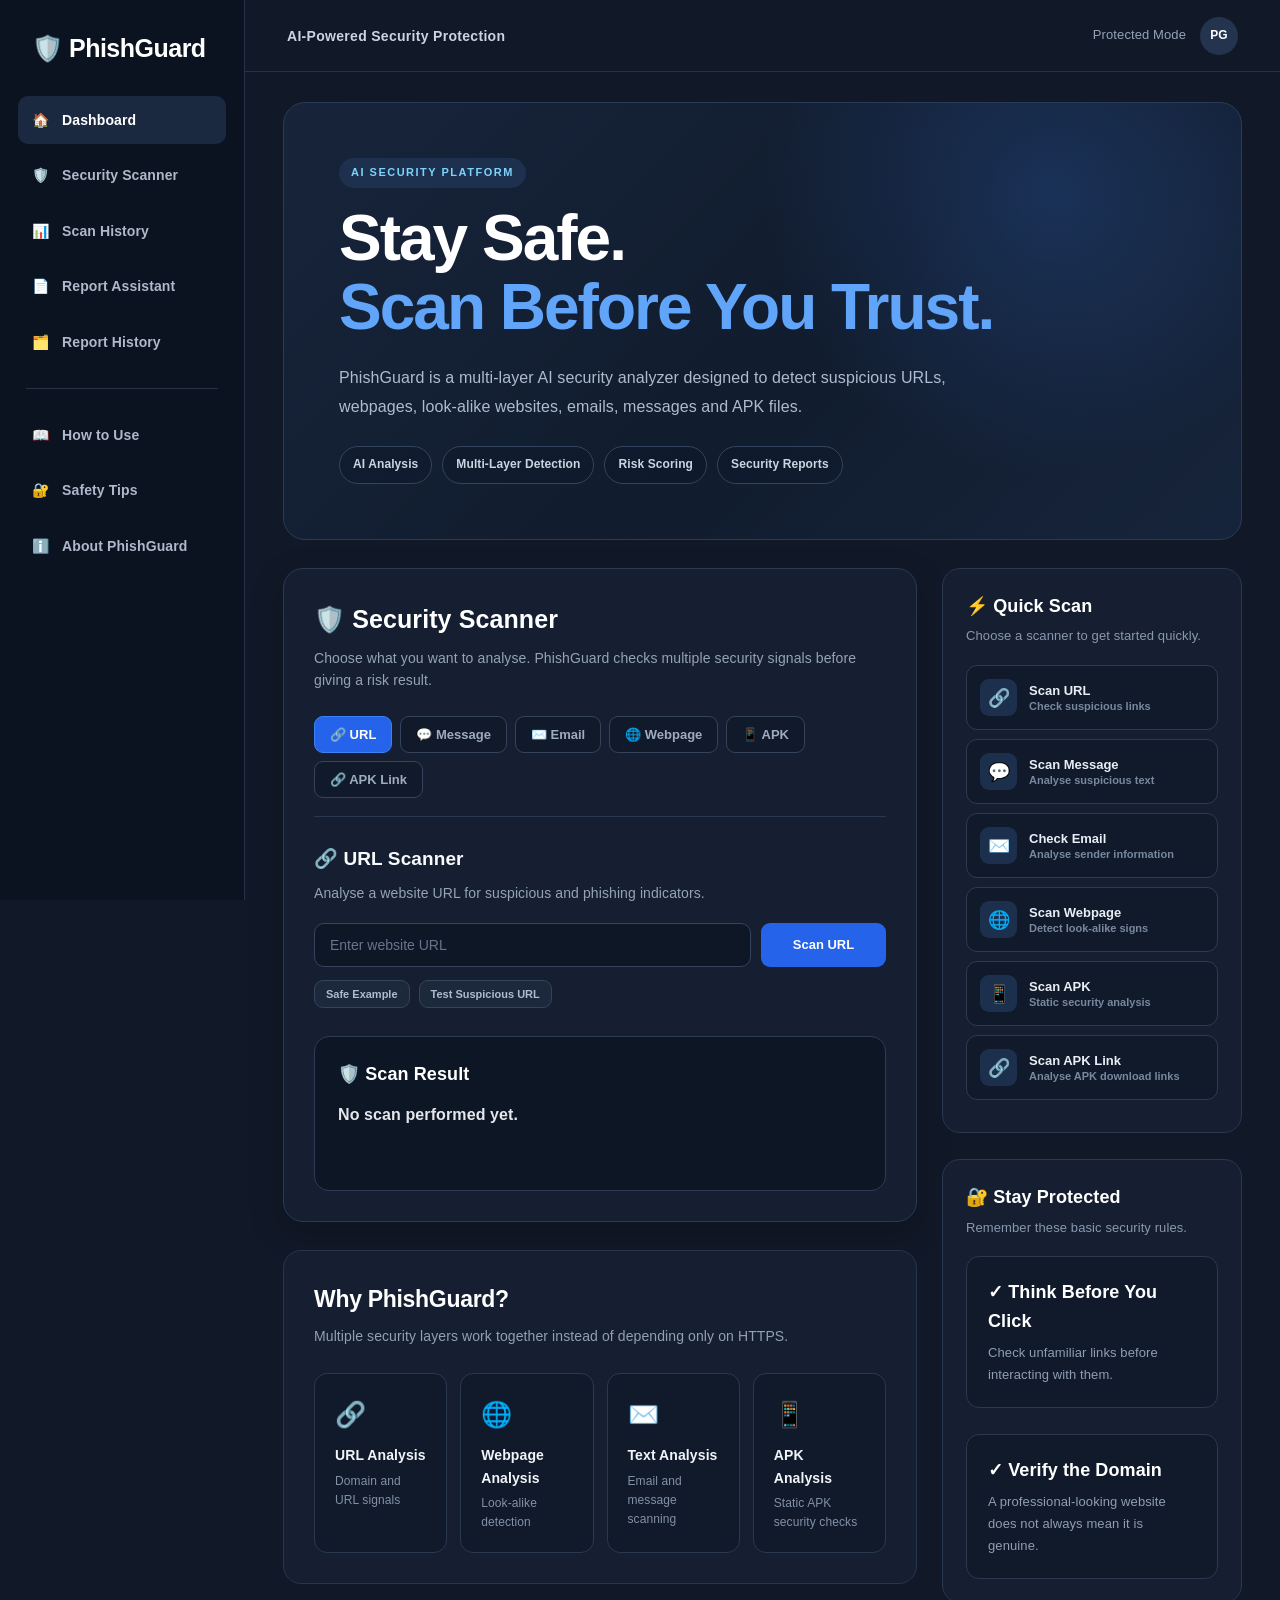
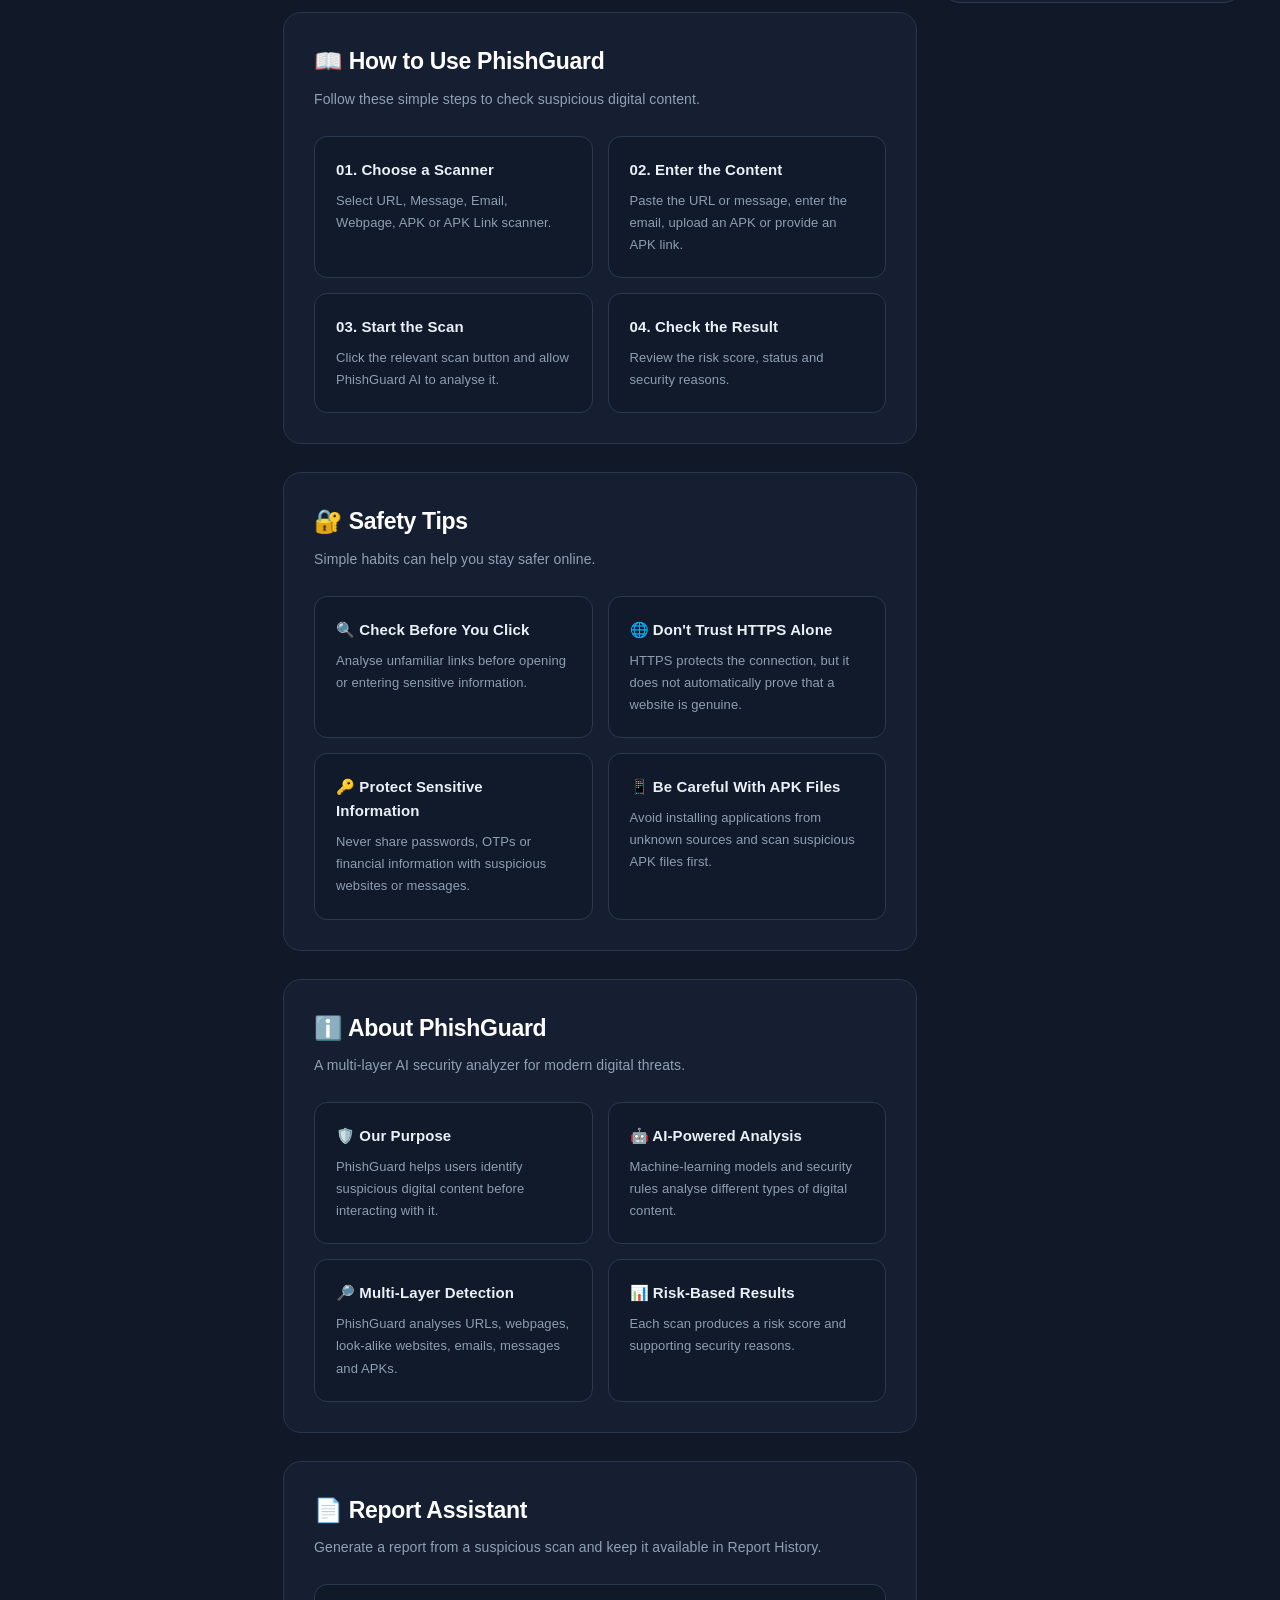
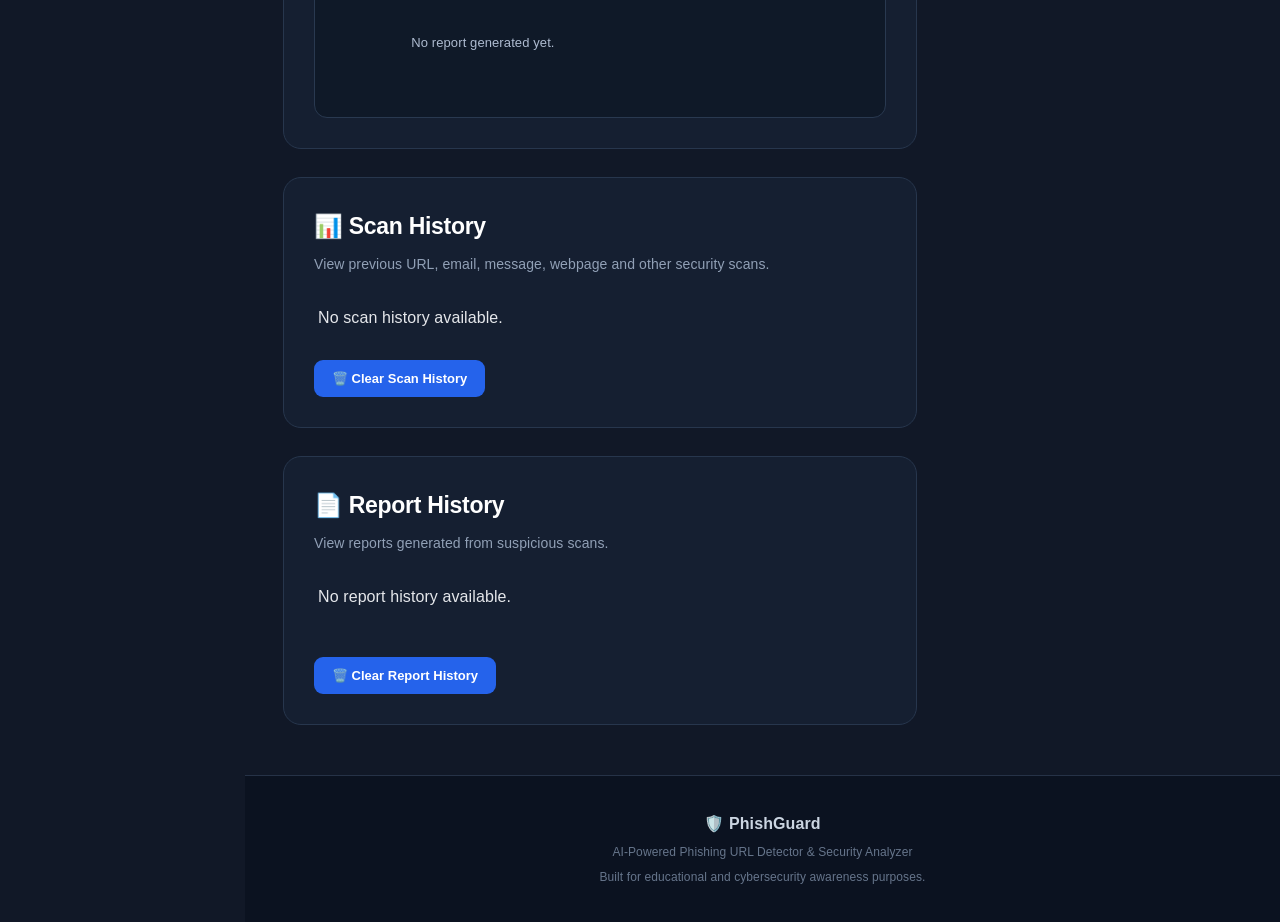
<file: index.html>
<!DOCTYPE html>
<html lang="en">
<head>
    <meta charset="UTF-8">
    <meta name="viewport" content="width=device-width, initial-scale=1.0">

    <title>PhishGuard | AI Security Analyzer</title>

    <link rel="stylesheet" href="style.css">
</head>

<body>

<!-- =====================================================
     SIDEBAR
===================================================== -->

<aside class="sidebar">

    <div class="sidebar-logo">
        PhishGuard
    </div>

    <nav>

        <a href="#home" class="active">
            🏠
            <span>Dashboard</span>
        </a>

        <a href="#scanner">
            🛡️
            <span>Security Scanner</span>
        </a>

        <a href="#history">
            📊
            <span>Scan History</span>
        </a>

        <a href="#report">
            📄
            <span>Report Assistant</span>
        </a>

        <a href="#report-history">
            🗂️
            <span>Report History</span>
        </a>

        <div class="sidebar-divider"></div>

        <a href="#how-to-use">
            📖
            <span>How to Use</span>
        </a>

        <a href="#safety">
            🔐
            <span>Safety Tips</span>
        </a>

        <a href="#about">
            ℹ️
            <span>About PhishGuard</span>
        </a>

    </nav>

</aside>


<!-- =====================================================
     MAIN CONTENT
===================================================== -->

<main>

<!-- =====================================================
     TOP BAR
===================================================== -->

<header class="topbar">

    <div>
        <strong>AI-Powered Security Protection</strong>
    </div>

    <div class="user-area">
        <span>Protected Mode</span>
        <div class="avatar">PG</div>
    </div>

</header>


<!-- =====================================================
     HERO
===================================================== -->

<section id="home" class="hero">

    <div class="hero-content">

        <div class="eyebrow">
            AI SECURITY PLATFORM
        </div>

        <h1>
            Stay Safe.<br>
            <span>Scan Before You Trust.</span>
        </h1>

        <p>
            PhishGuard is a multi-layer AI security analyzer designed
            to detect suspicious URLs, webpages, look-alike websites,
            emails, messages and APK files.
        </p>

        <div class="hero-features">

            <div class="hero-feature">
                AI Analysis
            </div>

            <div class="hero-feature">
                Multi-Layer Detection
            </div>

            <div class="hero-feature">
                Risk Scoring
            </div>

            <div class="hero-feature">
                Security Reports
            </div>

        </div>

    </div>

</section>


<!-- =====================================================
     DASHBOARD
===================================================== -->

<div class="dashboard-grid">

    <div class="main-column">

        <!-- =================================================
             SCANNER
        ================================================= -->

        <section id="scanner" class="scanner-card">

            <h2 class="scanner-title">
                🛡️ Security Scanner
            </h2>

            <p class="scanner-description">
                Choose what you want to analyse. PhishGuard
                checks multiple security signals before giving
                a risk result.
            </p>


            <!-- SCANNER TABS -->

            <div class="scanner-tabs">

                <button type="button" class="active"
                    onclick="showScanner('urlScanner')">
                    🔗 URL
                </button>

                <button type="button"
                    onclick="showScanner('messageScanner')">
                    💬 Message
                </button>

                <button type="button"
                    onclick="showScanner('emailScanner')">
                    ✉️ Email
                </button>

                <button type="button"
                    onclick="showScanner('webpageScanner')">
                    🌐 Webpage
                </button>

                <button type="button"
                    onclick="showScanner('apkScanner')">
                    📱 APK
                </button>

                <button type="button"
                    onclick="showScanner('apkLinkScanner')">
                    🔗 APK Link
                </button>

            </div>


            <!-- =================================================
                 URL SCANNER
            ================================================= -->

            <div id="urlScanner" class="scanner-panel">

                <h3>🔗 URL Scanner</h3>

                <p>
                    Analyse a website URL for suspicious
                    and phishing indicators.
                </p>

                <div class="scan-input-row">

                    <input
                        type="text"
                        id="urlInput"
                        placeholder="Enter website URL">

                    <button
                        type="button"
                        id="scanURLButton">
                        Scan URL
                    </button>

                </div>

                <div class="examples">

                    <button type="button"
                        onclick="document.getElementById('urlInput').value='https://example.com'">
                        Safe Example
                    </button>

                    <button type="button"
                        onclick="document.getElementById('urlInput').value='https://login-verify-account.example.com/urgent-password-verification'">
                        Test Suspicious URL
                    </button>

                </div>

            </div>


            <!-- =================================================
                 MESSAGE SCANNER
            ================================================= -->

            <div id="messageScanner"
                 class="scanner-panel"
                 style="display:none;">

                <h3>💬 Message Scanner</h3>

                <p>
                    Paste a suspicious SMS, WhatsApp-style message
                    or other text to analyse it.
                </p>

                <textarea
                    id="messageInput"
                    placeholder="Paste your message here..."></textarea>

                <br><br>

                <button
                    type="button"
                    id="scanMessageButton">
                    Scan Message
                </button>

            </div>


            <!-- =================================================
                 EMAIL SCANNER
            ================================================= -->

            <div id="emailScanner"
                 class="scanner-panel"
                 style="display:none;">

                <h3>✉️ Email Scanner</h3>

                <p>
                    Check a sender email address for suspicious
                    patterns.
                </p>

                <input
                    type="text"
                    id="emailInput"
                    placeholder="Enter sender email">

                <br><br>

                <button
                    type="button"
                    id="scanEmailButton">
                    Check Email
                </button>

            </div>


            <!-- =================================================
                 WEBPAGE SCANNER
            ================================================= -->

            <div id="webpageScanner"
                 class="scanner-panel"
                 style="display:none;">

                <h3>🌐 Webpage & Look-Alike Scanner</h3>

                <p>
                    Analyse webpage content, domain signals and
                    look-alike website indicators.
                </p>

                <input
                    type="text"
                    id="webpageURLInput"
                    placeholder="Enter webpage URL">

                <br><br>

                <button
                    type="button"
                    id="scanWebpageButton">
                    Scan Webpage
                </button>

            </div>


            <!-- =================================================
                 APK SCANNER
            ================================================= -->

            <div id="apkScanner"
                 class="scanner-panel"
                 style="display:none;">

                <h3>📱 APK Security Scanner</h3>

                <p>
                    Upload an Android APK for static security
                    analysis. The APK is not installed or executed.
                </p>

                <input
                    type="file"
                    id="apkFileInput"
                    accept=".apk">

                <br><br>

                <button
                    type="button"
                    id="scanAPKButton">
                    Scan APK
                </button>

            </div>


            <!-- =================================================
                 APK LINK SCANNER
            ================================================= -->

            <div id="apkLinkScanner"
                 class="scanner-panel"
                 style="display:none;">

                <h3>🔗 APK Link Scanner</h3>

                <p>
                    Analyse a downloadable APK link safely
                    without installing the application.
                </p>

                <input
                    type="text"
                    id="apkURLInput"
                    placeholder="Paste APK download link">

                <br><br>

                <button
                    type="button"
                    id="scanAPKURLButton">
                    Scan APK Link
                </button>

            </div>


            <!-- =================================================
                 RESULT
            ================================================= -->

            <div id="result" class="result-card">

                <h3>
                    🛡️ Scan Result
                </h3>

                <p id="resultStatus">
                    No scan performed yet.
                </p>

                <p id="riskScore"></p>

                <div id="reasons"></div>

                <br>

                <button
                    id="reportButton"
                    onclick="generateReport()"
                    style="display:none;">
                    📄 Generate Report
                </button>

            </div>

        </section>


        <!-- =================================================
             SECURITY FEATURES
        ================================================= -->

        <section class="section">

            <h2>
                Why PhishGuard?
            </h2>

            <p class="section-description">
                Multiple security layers work together instead
                of depending only on HTTPS.
            </p>

            <div class="security-features">

                <div class="security-feature">
                    <div class="icon">🔗</div>
                    <strong>URL Analysis</strong>
                    <p>Domain and URL signals</p>
                </div>

                <div class="security-feature">
                    <div class="icon">🌐</div>
                    <strong>Webpage Analysis</strong>
                    <p>Look-alike detection</p>
                </div>

                <div class="security-feature">
                    <div class="icon">✉️</div>
                    <strong>Text Analysis</strong>
                    <p>Email and message scanning</p>
                </div>

                <div class="security-feature">
                    <div class="icon">📱</div>
                    <strong>APK Analysis</strong>
                    <p>Static APK security checks</p>
                </div>

            </div>

        </section>


        <!-- =================================================
             HOW TO USE
        ================================================= -->

        <section id="how-to-use"
                 class="section">

            <h2>
                📖 How to Use PhishGuard
            </h2>

            <p class="section-description">
                Follow these simple steps to check suspicious
                digital content.
            </p>

            <div class="info-grid">

                <div class="how-to-card">

                    <h3>01. Choose a Scanner</h3>

                    <p>
                        Select URL, Message, Email, Webpage,
                        APK or APK Link scanner.
                    </p>

                </div>

                <div class="how-to-card">

                    <h3>02. Enter the Content</h3>

                    <p>
                        Paste the URL or message, enter the
                        email, upload an APK or provide an APK link.
                    </p>

                </div>

                <div class="how-to-card">

                    <h3>03. Start the Scan</h3>

                    <p>
                        Click the relevant scan button and
                        allow PhishGuard AI to analyse it.
                    </p>

                </div>

                <div class="how-to-card">

                    <h3>04. Check the Result</h3>

                    <p>
                        Review the risk score, status and
                        security reasons.
                    </p>

                </div>

            </div>

        </section>


        <!-- =================================================
             SAFETY TIPS
        ================================================= -->

        <section id="safety"
                 class="section">

            <h2>
                🔐 Safety Tips
            </h2>

            <p class="section-description">
                Simple habits can help you stay safer online.
            </p>

            <div class="info-grid">

                <div class="info-card">

                    <h3>🔍 Check Before You Click</h3>

                    <p>
                        Analyse unfamiliar links before opening
                        or entering sensitive information.
                    </p>

                </div>

                <div class="info-card">

                    <h3>🌐 Don't Trust HTTPS Alone</h3>

                    <p>
                        HTTPS protects the connection, but it does
                        not automatically prove that a website is genuine.
                    </p>

                </div>

                <div class="info-card">

                    <h3>🔑 Protect Sensitive Information</h3>

                    <p>
                        Never share passwords, OTPs or financial
                        information with suspicious websites or messages.
                    </p>

                </div>

                <div class="info-card">

                    <h3>📱 Be Careful With APK Files</h3>

                    <p>
                        Avoid installing applications from unknown
                        sources and scan suspicious APK files first.
                    </p>

                </div>

            </div>

        </section>


        <!-- =================================================
             ABOUT
        ================================================= -->

        <section id="about"
                 class="section">

            <h2>
                ℹ️ About PhishGuard
            </h2>

            <p class="section-description">
                A multi-layer AI security analyzer for modern
                digital threats.
            </p>

            <div class="about-grid">

                <div class="about-card">

                    <h3>🛡️ Our Purpose</h3>

                    <p>
                        PhishGuard helps users identify suspicious
                        digital content before interacting with it.
                    </p>

                </div>

                <div class="about-card">

                    <h3>🤖 AI-Powered Analysis</h3>

                    <p>
                        Machine-learning models and security rules
                        analyse different types of digital content.
                    </p>

                </div>

                <div class="about-card">

                    <h3>🔎 Multi-Layer Detection</h3>

                    <p>
                        PhishGuard analyses URLs, webpages,
                        look-alike websites, emails, messages and APKs.
                    </p>

                </div>

                <div class="about-card">

                    <h3>📊 Risk-Based Results</h3>

                    <p>
                        Each scan produces a risk score and
                        supporting security reasons.
                    </p>

                </div>

            </div>

        </section>


        <!-- =================================================
             REPORT ASSISTANT
        ================================================= -->

        <section id="report"
                 class="section">

            <h2>
                📄 Report Assistant
            </h2>

            <p class="section-description">
                Generate a report from a suspicious scan and
                keep it available in Report History.
            </p>

            <div class="report-card">

                <div id="reportContent">
                    No report generated yet.
                </div>

                <button
                    id="sendReportButton"
                    onclick="sendReport()"
                    style="display:none;">
                    🚨 Send Report
                </button>

                <button
                    id="officialComplaintButton"
                    onclick="openOfficialComplaint()"
                    style="display:none;">
                    🌐 Submit Official Complaint
                </button>

            </div>

        </section>


        <!-- =================================================
             SCAN HISTORY
        ================================================= -->

        <section id="history"
                 class="section">

            <h2>
                📊 Scan History
            </h2>

            <p class="section-description">
                View previous URL, email, message, webpage and
                other security scans.
            </p>

            <div id="historyList"
                 class="history-card">

                No scan history available.

            </div>

            <br>

            <button
                type="button"
                onclick="clearScanHistory()">
                🗑️ Clear Scan History
            </button>

        </section>


        <!-- =================================================
             REPORT HISTORY
        ================================================= -->

        <section id="report-history"
                 class="section">

            <h2>
                📄 Report History
            </h2>

            <p class="section-description">
                View reports generated from suspicious scans.
            </p>

            <div id="reportHistoryList"
                 class="history-card">

                No report history available.

            </div>

            <div id="reportViewer"
                 class="report-viewer">
            </div>

            <br>

            <button
                type="button"
                onclick="clearReportHistory()">
                🗑️ Clear Report History
            </button>

        </section>

    </div>


    <!-- =====================================================
         RIGHT SIDE QUICK SCAN
    ===================================================== -->

    <aside class="right-column">

        <div class="quick-scan">

            <h3>
                ⚡ Quick Scan
            </h3>

            <p>
                Choose a scanner to get started quickly.
            </p>


            <button
                class="quick-scan-item"
                type="button"
                onclick="showScanner('urlScanner')">

                <div class="quick-icon">
                    🔗
                </div>

                <div class="quick-text">
                    <strong>Scan URL</strong>
                    <span>Check suspicious links</span>
                </div>

            </button>


            <button
                class="quick-scan-item"
                type="button"
                onclick="showScanner('messageScanner')">

                <div class="quick-icon">
                    💬
                </div>

                <div class="quick-text">
                    <strong>Scan Message</strong>
                    <span>Analyse suspicious text</span>
                </div>

            </button>


            <button
                class="quick-scan-item"
                type="button"
                onclick="showScanner('emailScanner')">

                <div class="quick-icon">
                    ✉️
                </div>

                <div class="quick-text">
                    <strong>Check Email</strong>
                    <span>Analyse sender information</span>
                </div>

            </button>


            <button
                class="quick-scan-item"
                type="button"
                onclick="showScanner('webpageScanner')">

                <div class="quick-icon">
                    🌐
                </div>

                <div class="quick-text">
                    <strong>Scan Webpage</strong>
                    <span>Detect look-alike signs</span>
                </div>

            </button>


            <button
                class="quick-scan-item"
                type="button"
                onclick="showScanner('apkScanner')">

                <div class="quick-icon">
                    📱
                </div>

                <div class="quick-text">
                    <strong>Scan APK</strong>
                    <span>Static security analysis</span>
                </div>

            </button>


            <button
                class="quick-scan-item"
                type="button"
                onclick="showScanner('apkLinkScanner')">

                <div class="quick-icon">
                    🔗
                </div>

                <div class="quick-text">
                    <strong>Scan APK Link</strong>
                    <span>Analyse APK download links</span>
                </div>

            </button>

        </div>


        <br>


        <!-- QUICK SAFETY CARD -->

        <div class="quick-scan">

            <h3>
                🔐 Stay Protected
            </h3>

            <p>
                Remember these basic security rules.
            </p>

            <div class="info-card">

                <h3>✓ Think Before You Click</h3>

                <p>
                    Check unfamiliar links before interacting
                    with them.
                </p>

            </div>

            <br>

            <div class="info-card">

                <h3>✓ Verify the Domain</h3>

                <p>
                    A professional-looking website does not
                    always mean it is genuine.
                </p>

            </div>

        </div>

    </aside>

</div>

</main>


<!-- =====================================================
     FOOTER
===================================================== -->

<footer>

    <strong>🛡️ PhishGuard</strong>

    <p>
        AI-Powered Phishing URL Detector & Security Analyzer
    </p>

    <p>
        Built for educational and cybersecurity awareness purposes.
    </p>

</footer>


<!-- =====================================================
     SMALL UI SCRIPT
     This only switches scanner panels.
     Existing script.js remains untouched.
===================================================== -->

<script>

function showScanner(scannerId) {

    const scanners = [
        "urlScanner",
        "messageScanner",
        "emailScanner",
        "webpageScanner",
        "apkScanner",
        "apkLinkScanner"
    ];

    scanners.forEach(function(id) {

        const element = document.getElementById(id);

        if (element) {
            element.style.display =
                id === scannerId ? "block" : "none";
        }

    });

    const scanner = document.getElementById("scanner");

    if (scanner) {
        scanner.scrollIntoView({
            behavior: "smooth",
            block: "start"
        });
    }

}

</script>


<!-- Existing PhishGuard functionality -->
<script src="script.js"></script>

</body>
</html>
</file>
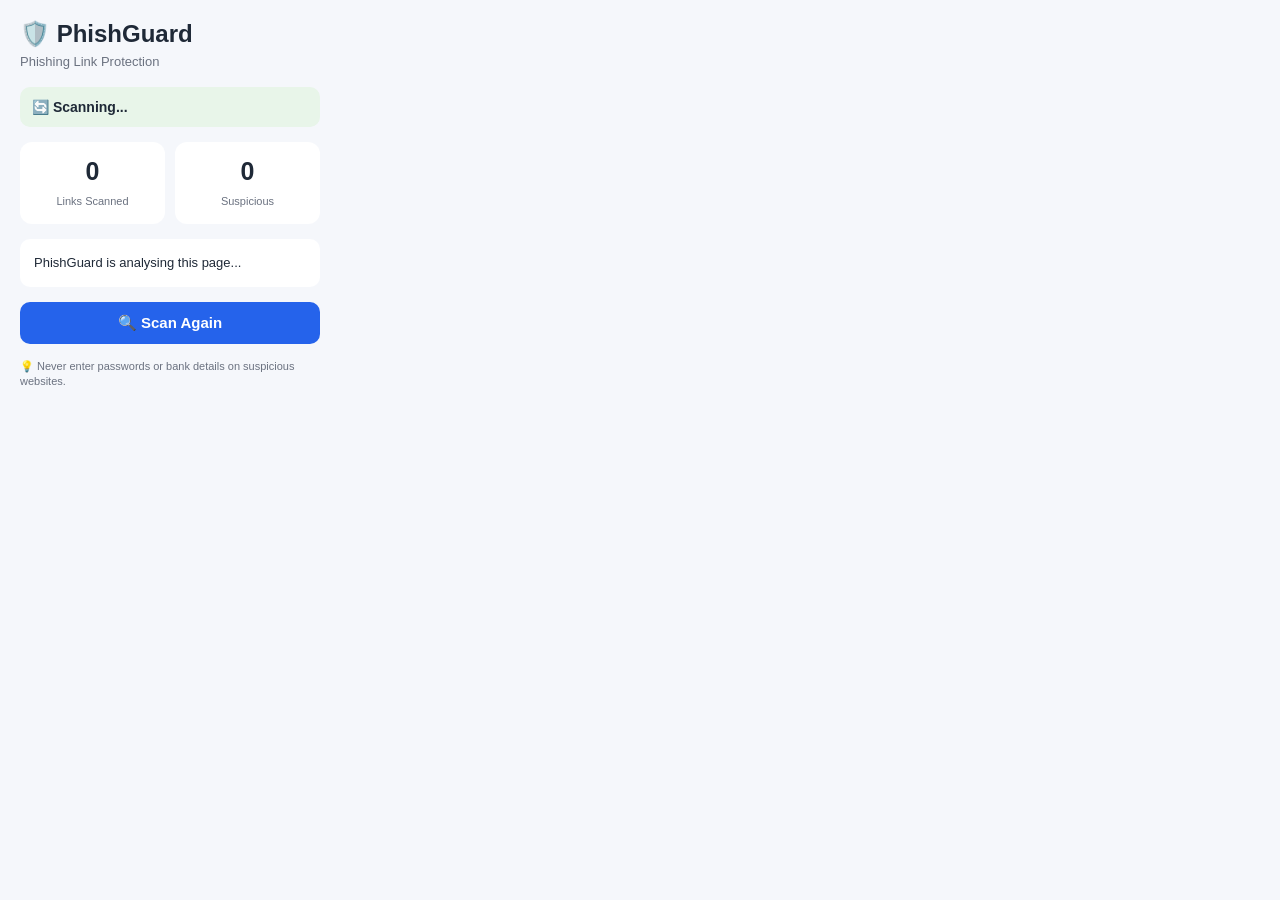
<file: extension/popup.html>
<!DOCTYPE html>
<html lang="en">
<head>
    <meta charset="UTF-8">
    <meta name="viewport" content="width=device-width, initial-scale=1.0">
    <title>PhishGuard</title>
    <link rel="stylesheet" href="popup.css">
</head>

<body>

    <div class="container">
        <h1>🛡️ PhishGuard</h1>
        <p class="subtitle">Phishing Link Protection</p>

        <div class="status" id="status">
            Checking page...
        </div>

        <div class="stats">
            <div class="card">
                <span id="totalLinks">0</span>
                <small>Links Scanned</small>
            </div>

            <div class="card">
                <span id="suspiciousLinks">0</span>
                <small>Suspicious</small>
            </div>
        </div>

        <div class="result" id="result">
            No scan completed yet.
        </div>

        <button id="scanButton">🔍 Scan Again</button>

        <p class="tip">
            💡 Never enter passwords or bank details on suspicious websites.
        </p>
    </div>

    <script src="popup.js"></script>
</body>
</html>
</file>
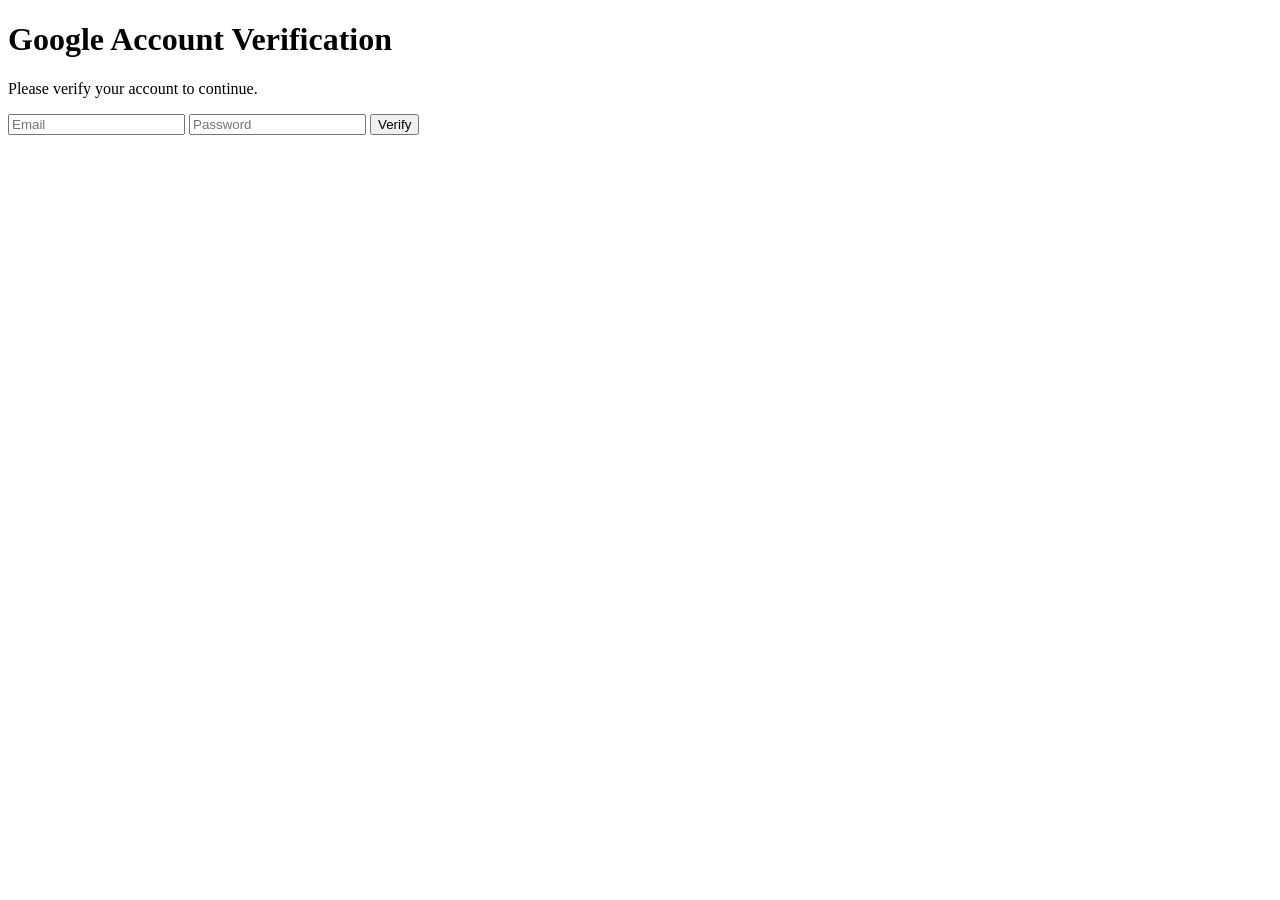
<file: website/lookalike-test.html>
<!DOCTYPE html>
<html>
<head>
    <title>Google Account Verification</title>
</head>
<body>

    <h1>Google Account Verification</h1>

    <p>Please verify your account to continue.</p>

    <form>
        <input type="text" placeholder="Email">
        <input type="password" placeholder="Password">
        <button type="submit">Verify</button>
    </form>

</body>
</html>
</file>
<file: style.css>
/* =========================================================
   PHISHGUARD — FINAL PROFESSIONAL SECURITY DASHBOARD
========================================================= */

* {
    margin: 0;
    padding: 0;
    box-sizing: border-box;
}

html {
    scroll-behavior: smooth;
}

body {
    font-family: "Inter", "Segoe UI", Arial, sans-serif;
    background: #111827;
    color: #e5e7eb;
    line-height: 1.6;
    letter-spacing: 0.1px;
}


/* =========================================================
   SIDEBAR
========================================================= */

.sidebar {
    position: fixed;
    left: 0;
    top: 0;
    width: 245px;
    height: 100vh;

    background: #0b1220;
    border-right: 1px solid #263247;

    padding: 28px 18px;
    z-index: 1000;
}

.sidebar-logo {
    font-size: 25px;
    font-weight: 800;
    color: #ffffff;

    padding: 0 14px 28px;
    letter-spacing: -0.5px;
}

.sidebar-logo::before {
    content: "🛡️ ";
}

.sidebar nav {
    display: flex;
    flex-direction: column;
    gap: 7px;
}

.sidebar nav a {
    display: flex;
    align-items: center;
    gap: 13px;

    padding: 13px 14px;

    color: #aeb9ca;
    text-decoration: none;

    border-radius: 10px;

    font-size: 14px;
    font-weight: 600;

    transition: 0.2s ease;
}

.sidebar nav a:hover,
.sidebar nav a.active {
    background: #1b2940;
    color: #ffffff;
}

.sidebar-divider {
    height: 1px;
    background: #263247;
    margin: 15px 8px;
}


/* =========================================================
   MAIN
========================================================= */

main {
    margin-left: 245px;
    min-height: 100vh;
}


/* =========================================================
   TOP BAR
========================================================= */

.topbar {
    height: 72px;

    display: flex;
    justify-content: space-between;
    align-items: center;

    padding: 0 42px;

    background: #111827;
    border-bottom: 1px solid #263247;

    position: sticky;
    top: 0;
    z-index: 900;
}

.topbar strong {
    color: #cbd5e1;
    font-size: 14px;
    letter-spacing: 0.3px;
}

.user-area {
    display: flex;
    align-items: center;
    gap: 14px;

    color: #94a3b8;
    font-size: 13px;
}

.avatar {
    width: 38px;
    height: 38px;

    display: flex;
    align-items: center;
    justify-content: center;

    border-radius: 50%;

    background: #24344e;
    color: #ffffff;

    font-size: 12px;
    font-weight: 800;
}


/* =========================================================
   HERO
========================================================= */

.hero {
    margin: 30px 38px 28px;

    min-height: 330px;

    border-radius: 22px;

    background:
        radial-gradient(
            circle at 80% 20%,
            rgba(59, 130, 246, 0.20),
            transparent 34%
        ),
        linear-gradient(
            135deg,
            #17243a,
            #111c2e 55%,
            #16243b
        );

    border: 1px solid #2b3b55;

    display: flex;
    align-items: center;

    padding: 55px;

    overflow: hidden;
}

.hero-content {
    max-width: 760px;
}

.eyebrow {
    display: inline-block;

    padding: 6px 12px;
    margin-bottom: 16px;

    border-radius: 20px;

    background: #1d304d;
    color: #7dd3fc;

    font-size: 11px;
    font-weight: 800;

    letter-spacing: 1.5px;
}

.hero h1 {
    font-size: clamp(38px, 5vw, 64px);
    line-height: 1.08;

    color: #ffffff;

    margin-bottom: 22px;

    letter-spacing: -2px;
}

.hero h1 span {
    color: #60a5fa;
}

.hero p {
    max-width: 680px;

    color: #aebbd0;

    font-size: 16px;
    line-height: 1.8;

    margin-bottom: 25px;
}

.hero-features {
    display: flex;
    flex-wrap: wrap;
    gap: 10px;
}

.hero-feature {
    padding: 8px 13px;

    border: 1px solid #33445e;
    border-radius: 20px;

    background: rgba(15, 23, 42, 0.45);

    color: #cbd5e1;

    font-size: 12px;
    font-weight: 600;
}


/* =========================================================
   DASHBOARD GRID
========================================================= */

.dashboard-grid {
    display: grid;

    grid-template-columns: minmax(0, 1fr) 300px;

    gap: 25px;

    padding: 0 38px 50px;
}

.main-column {
    min-width: 0;
}

.right-column {
    min-width: 0;
}


/* =========================================================
   COMMON SECTION
========================================================= */

.section {
    margin-top: 28px;

    padding: 30px;

    background: #151f31;

    border: 1px solid #27364d;

    border-radius: 18px;
}

.section h2 {
    color: #ffffff;

    font-size: 23px;
    font-weight: 750;

    margin-bottom: 8px;

    letter-spacing: -0.3px;
}

.section-description {
    color: #91a0b6;

    font-size: 14px;

    line-height: 1.7;

    margin-bottom: 24px;
}


/* =========================================================
   SCANNER
========================================================= */

.scanner-card {
    background: #151f31;

    border: 1px solid #2a3a52;

    border-radius: 20px;

    padding: 30px;

    box-shadow: 0 12px 35px rgba(0, 0, 0, 0.18);
}

.scanner-title {
    font-size: 25px;

    color: #ffffff;

    margin-bottom: 8px;
}

.scanner-description {
    color: #94a3b8;

    font-size: 14px;

    margin-bottom: 25px;
}


/* =========================================================
   SCANNER TABS
========================================================= */

.scanner-tabs {
    display: flex;
    flex-wrap: wrap;

    gap: 8px;

    margin-bottom: 22px;

    padding-bottom: 18px;

    border-bottom: 1px solid #29384e;
}

.scanner-tabs button {
    border: 1px solid #34445c;

    background: #111a2a;

    color: #9eacc0;

    padding: 10px 15px;

    border-radius: 9px;

    font-size: 13px;
    font-weight: 650;

    cursor: pointer;

    transition: 0.2s ease;
}

.scanner-tabs button:hover,
.scanner-tabs button.active {
    background: #2563eb;
    border-color: #3b82f6;

    color: #ffffff;
}


/* =========================================================
   SCANNER PANEL
========================================================= */

.scanner-panel {
    padding-top: 5px;
}

.scanner-panel h3 {
    color: #f8fafc;

    font-size: 19px;

    margin-bottom: 7px;
}

.scanner-panel p {
    color: #94a3b8;

    font-size: 14px;

    line-height: 1.7;

    margin-bottom: 17px;
}


/* =========================================================
   INPUTS
========================================================= */

input[type="text"],
textarea,
input[type="file"] {
    width: 100%;

    background: #0e1726;

    border: 1px solid #34445c;

    color: #f1f5f9;

    border-radius: 10px;

    padding: 13px 15px;

    font-family: inherit;
    font-size: 14px;

    outline: none;

    transition: 0.2s ease;
}

input[type="text"]:focus,
textarea:focus {
    border-color: #3b82f6;

    box-shadow: 0 0 0 3px rgba(59, 130, 246, 0.12);
}

input::placeholder,
textarea::placeholder {
    color: #66758b;
}

textarea {
    min-height: 135px;

    resize: vertical;

    line-height: 1.6;
}

input[type="file"] {
    cursor: pointer;
    color: #9aa9bd;
}


/* =========================================================
   SCAN INPUT ROW
========================================================= */

.scan-input-row {
    display: flex;

    gap: 10px;

    align-items: stretch;
}

.scan-input-row input {
    flex: 1;
}

.scan-input-row button {
    min-width: 125px;
}


/* =========================================================
   BUTTONS
========================================================= */

button {
    border: none;

    background: #2563eb;

    color: #ffffff;

    padding: 11px 18px;

    border-radius: 9px;

    font-family: inherit;

    font-size: 13px;
    font-weight: 700;

    cursor: pointer;

    transition:
        background 0.2s ease,
        transform 0.15s ease;
}

button:hover {
    background: #3b82f6;

    transform: translateY(-1px);
}

button:active {
    transform: translateY(0);
}


/* =========================================================
   EXAMPLES
========================================================= */

.examples {
    display: flex;

    gap: 9px;

    flex-wrap: wrap;

    margin-top: 13px;
}

.examples button {
    background: #1c293c;

    border: 1px solid #33445c;

    color: #aebbd0;

    font-size: 11px;

    padding: 7px 11px;
}

.examples button:hover {
    background: #263852;

    color: #ffffff;
}


/* =========================================================
   RESULT CARD
========================================================= */

.result-card {
    margin-top: 28px;

    padding: 23px;

    border-radius: 15px;

    background: #0d1625;

    border: 1px solid #2d3d55;
}

.result-card h3 {
    color: #ffffff;

    font-size: 18px;

    margin-bottom: 14px;
}

#resultStatus {
    font-weight: 750;

    font-size: 16px;

    margin-bottom: 7px;
}

#riskScore {
    color: #cbd5e1;

    font-size: 15px;
    font-weight: 700;

    margin-bottom: 13px;
}

#reasons {
    color: #9eacc0;

    font-size: 13px;

    line-height: 1.8;
}


/* =========================================================
   SECURITY FEATURES
========================================================= */

.security-features {
    display: grid;

    grid-template-columns: repeat(4, 1fr);

    gap: 13px;
}

.security-feature {
    padding: 20px;

    background: #101a2a;

    border: 1px solid #293950;

    border-radius: 13px;
}

.security-feature .icon {
    font-size: 25px;

    margin-bottom: 10px;
}

.security-feature strong {
    display: block;

    color: #f1f5f9;

    font-size: 14px;

    margin-bottom: 5px;
}

.security-feature p {
    color: #8291a7;

    font-size: 12px;
}


/* =========================================================
   INFO GRID
========================================================= */

.info-grid {
    display: grid;

    grid-template-columns: repeat(2, 1fr);

    gap: 15px;
}

.info-card,
.how-to-card,
.about-card {
    padding: 21px;

    background: #101a2a;

    border: 1px solid #293950;

    border-radius: 13px;
}

.info-card h3,
.how-to-card h3,
.about-card h3 {
    color: #eaf0f8;

    font-size: 15px;

    margin-bottom: 8px;
}

.info-card p,
.how-to-card p,
.about-card p {
    color: #8f9eb3;

    font-size: 13px;

    line-height: 1.7;
}


/* =========================================================
   ABOUT GRID
========================================================= */

.about-grid {
    display: grid;

    grid-template-columns: repeat(2, 1fr);

    gap: 15px;
}


/* =========================================================
   QUICK SCAN
========================================================= */

.quick-scan {
    background: #151f31;

    border: 1px solid #293950;

    border-radius: 18px;

    padding: 23px;

    position: sticky;
    top: 95px;
}

.quick-scan h3 {
    color: #ffffff;

    font-size: 18px;

    margin-bottom: 6px;
}

.quick-scan > p {
    color: #8998ae;

    font-size: 13px;

    line-height: 1.6;

    margin-bottom: 18px;
}

.quick-scan-item {
    width: 100%;

    display: flex;
    align-items: center;

    gap: 12px;

    padding: 13px;

    margin-bottom: 9px;

    text-align: left;

    background: #101a2a;

    border: 1px solid #2b3b52;

    border-radius: 11px;

    color: #ffffff;

    cursor: pointer;

    transition: 0.2s ease;
}

.quick-scan-item:hover {
    background: #1a2940;

    border-color: #3b82f6;

    transform: translateX(2px);
}

.quick-icon {
    width: 37px;
    height: 37px;

    flex-shrink: 0;

    display: flex;
    align-items: center;
    justify-content: center;

    border-radius: 9px;

    background: #1c304d;

    font-size: 18px;
}

.quick-text {
    display: flex;

    flex-direction: column;

    gap: 2px;
}

.quick-text strong {
    color: #e9eef6;

    font-size: 13px;
}

.quick-text span {
    color: #78889f;

    font-size: 11px;
}


/* =========================================================
   REPORT
========================================================= */

.report-card {
    padding: 22px;

    background: #0f1928;

    border: 1px solid #293950;

    border-radius: 13px;
}

#reportContent {
    color: #aebbd0;

    font-size: 13px;

    line-height: 1.8;

    white-space: pre-wrap;

    margin-bottom: 18px;
}

.report-card button {
    margin-right: 8px;
    margin-bottom: 8px;
}


/* =========================================================
   HISTORY
========================================================= */

.history-card {
    max-height: 380px;

    overflow-y: auto;

    padding: 4px;
}

.history-item {
    background: #101a2a;

    border: 1px solid #293950;

    border-radius: 11px;

    padding: 16px;

    margin-bottom: 10px;
}

.history-item strong {
    color: #e7edf6;

    font-size: 14px;
}

.history-item p {
    color: #94a3b8;

    font-size: 12px;

    margin-top: 5px;

    word-break: break-word;
}

.history-item small {
    display: block;

    color: #65758c;

    font-size: 10px;

    margin-top: 7px;
}


/* =========================================================
   REPORT VIEWER
========================================================= */

.report-viewer {
    margin-top: 18px;
}

.report-viewer-card {
    background: #0d1625;

    border: 1px solid #30415a;

    border-radius: 12px;

    padding: 20px;
}

.report-viewer-card h3 {
    color: #ffffff;

    margin-bottom: 13px;
}

.report-viewer-card pre {
    color: #aebbd0;

    font-family: inherit;

    font-size: 13px;

    line-height: 1.7;

    white-space: pre-wrap;

    word-break: break-word;
}


/* =========================================================
   FOOTER
========================================================= */

footer {
    margin-left: 245px;

    padding: 35px 30px;

    text-align: center;

    background: #0b1220;

    border-top: 1px solid #263247;

    color: #66758b;
}

footer strong {
    color: #cbd5e1;

    font-size: 16px;
}

footer p {
    margin-top: 6px;

    font-size: 12px;
}


/* =========================================================
   SCROLLBAR
========================================================= */

::-webkit-scrollbar {
    width: 8px;
}

::-webkit-scrollbar-track {
    background: #0b1220;
}

::-webkit-scrollbar-thumb {
    background: #34445b;

    border-radius: 10px;
}

::-webkit-scrollbar-thumb:hover {
    background: #48617f;
}


/* =========================================================
   RESPONSIVE — TABLET
========================================================= */

@media (max-width: 1050px) {

    .sidebar {
        width: 205px;
    }

    main {
        margin-left: 205px;
    }

    footer {
        margin-left: 205px;
    }

    .dashboard-grid {
        grid-template-columns: 1fr;
    }

    .right-column {
        display: grid;

        grid-template-columns: repeat(2, 1fr);

        gap: 18px;
    }

    .quick-scan {
        position: static;
    }

    .security-features {
        grid-template-columns: repeat(2, 1fr);
    }

}


/* =========================================================
   RESPONSIVE — MOBILE
========================================================= */

@media (max-width: 750px) {

    .sidebar {
        position: static;

        width: 100%;
        height: auto;

        padding: 16px;

        border-right: none;
        border-bottom: 1px solid #263247;
    }

    .sidebar-logo {
        padding: 5px 8px 15px;
    }

    .sidebar nav {
        display: grid;

        grid-template-columns: repeat(2, 1fr);
    }

    .sidebar nav a {
        font-size: 12px;
    }

    main {
        margin-left: 0;
    }

    footer {
        margin-left: 0;
    }

    .topbar {
        padding: 0 18px;
    }

    .hero {
        margin: 20px 16px;

        padding: 35px 25px;

        min-height: auto;
    }

    .hero h1 {
        font-size: 40px;
    }

    .dashboard-grid {
        padding: 0 16px 35px;
    }

    .scanner-card,
    .section {
        padding: 22px;
    }

    .scan-input-row {
        flex-direction: column;
    }

    .scan-input-row button {
        width: 100%;
    }

    .security-features,
    .info-grid,
    .about-grid,
    .right-column {
        grid-template-columns: 1fr;
    }

    .quick-scan {
        position: static;
    }

}


/* =========================================================
   VERY SMALL SCREENS
========================================================= */

@media (max-width: 450px) {

    .sidebar nav {
        grid-template-columns: 1fr;
    }

    .hero h1 {
        font-size: 34px;
    }

    .hero p {
        font-size: 14px;
    }

    .scanner-tabs {
        display: grid;

        grid-template-columns: 1fr 1fr;
    }

    .scanner-tabs button {
        width: 100%;
    }

    .section h2 {
        font-size: 20px;
    }

}
</file>
<file: extension/popup.css>
* {
    box-sizing: border-box;
}

body {
    margin: 0;
    width: 340px;
    background: #f5f7fb;
    color: #1f2937;
    font-family: Arial, sans-serif;
}

.container {
    padding: 20px;
}

h1 {
    margin: 0;
    font-size: 24px;
}

.subtitle {
    margin: 6px 0 18px;
    color: #6b7280;
    font-size: 13px;
}

.status {
    padding: 12px;
    margin-bottom: 15px;
    border-radius: 10px;
    background: #e8f5e9;
    font-size: 14px;
    font-weight: bold;
}

.stats {
    display: flex;
    gap: 10px;
}

.card {
    flex: 1;
    padding: 15px 10px;
    border-radius: 12px;
    background: white;
    text-align: center;
}

.card span {
    display: block;
    margin-bottom: 5px;
    font-size: 25px;
    font-weight: bold;
}

.card small {
    color: #6b7280;
    font-size: 11px;
}

.result {
    margin-top: 15px;
    padding: 14px;
    border-radius: 10px;
    background: white;
    font-size: 13px;
    line-height: 1.5;
    overflow-wrap: anywhere;
}

button {
    width: 100%;
    margin-top: 15px;
    padding: 12px;
    border: none;
    border-radius: 10px;
    background: #2563eb;
    color: white;
    font-size: 15px;
    font-weight: bold;
    cursor: pointer;
}

button:hover {
    background: #1d4ed8;
}

.tip {
    margin-top: 15px;
    color: #6b7280;
    font-size: 11px;
    line-height: 1.4;
}
</file>
